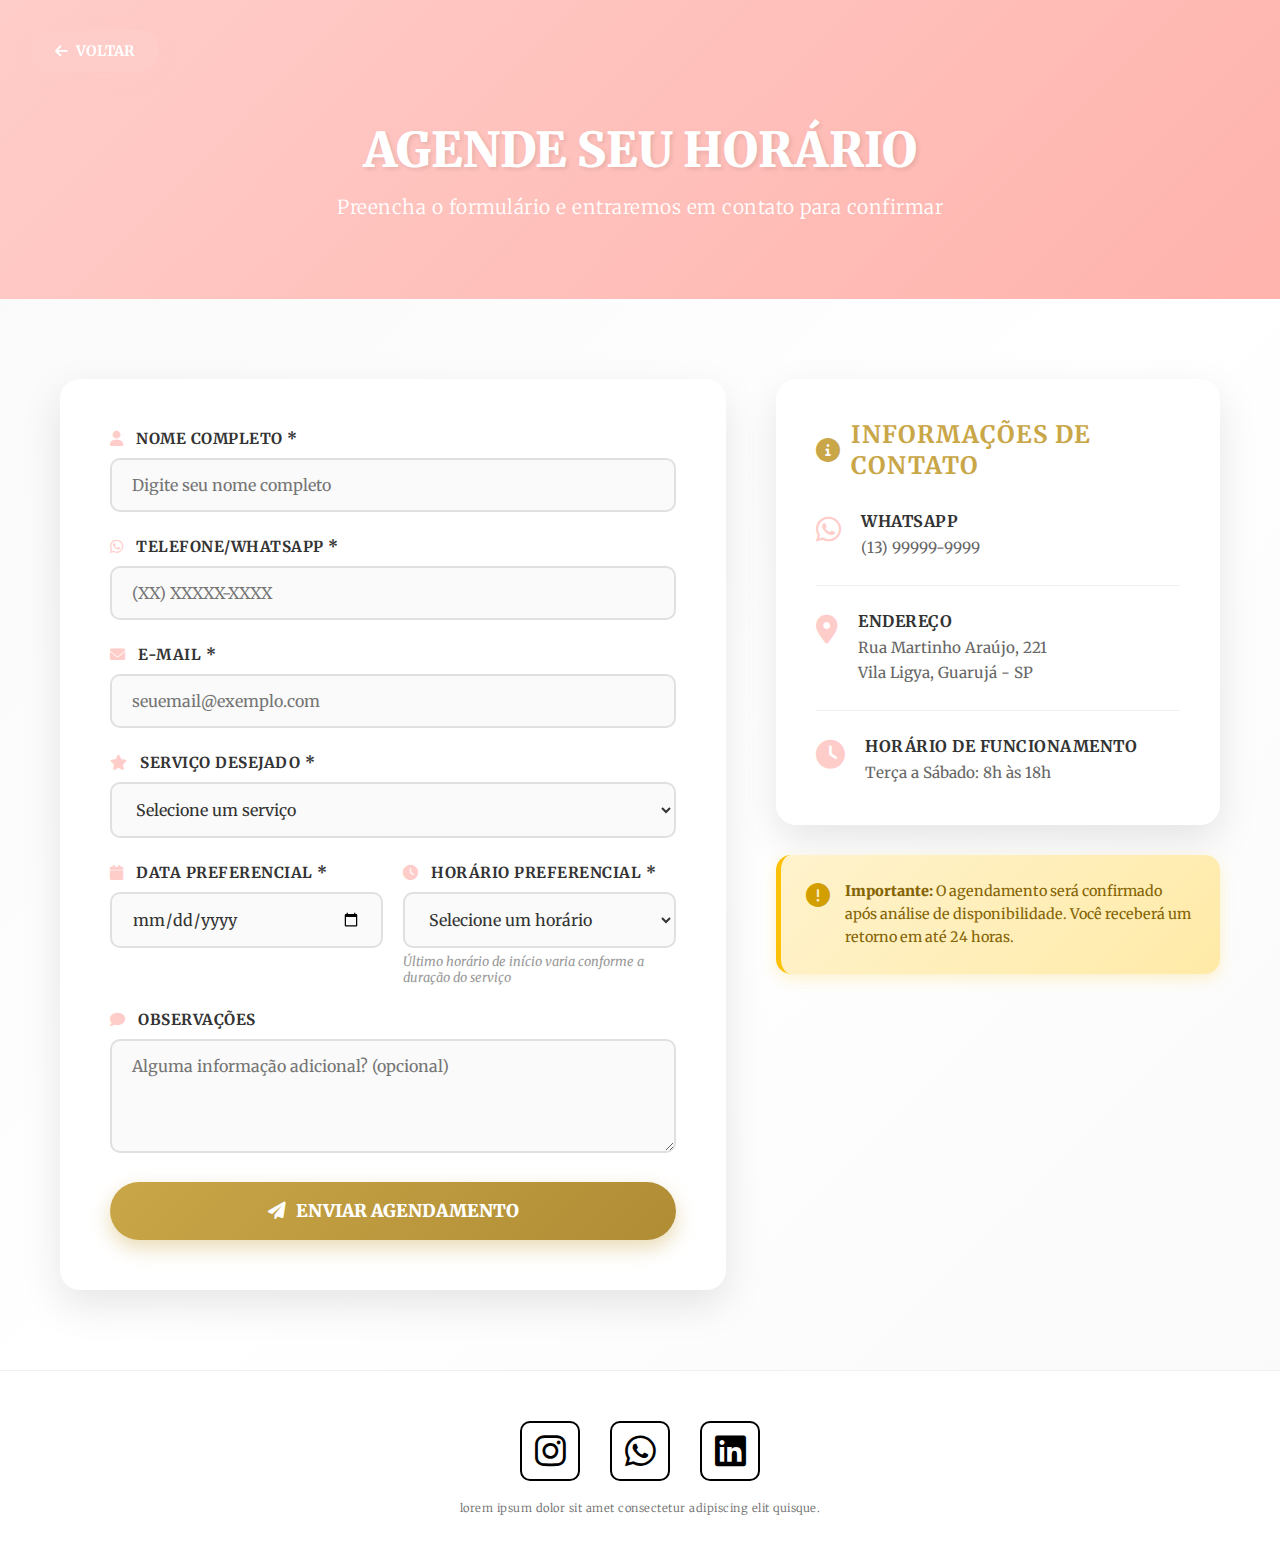
<file: agendamento.html>
<!DOCTYPE html>
<html lang="pt-br">
<head>
    <meta charset="UTF-8">
    <meta name="viewport" content="width=device-width, initial-scale=1.0">
    <title>Agendamento - Luany Lashes</title>
    
    <link rel="stylesheet" href="lash.css">
    <link rel="stylesheet" href="agendamento.css">
    <link rel="stylesheet" href="https://cdnjs.cloudflare.com/ajax/libs/font-awesome/6.0.0/css/all.min.css">
    
    <link rel="preconnect" href="https://fonts.googleapis.com">
    <link rel="preconnect" href="https://fonts.gstatic.com" crossorigin>
    <link href="https://fonts.googleapis.com/css2?family=Merriweather:ital,wght@0,300;0,700;0,900;1,300&display=swap" rel="stylesheet">
</head>

<body>
    <!-- Botão Voltar -->
    <a href="index.html" class="back-button">
        <i class="fas fa-arrow-left"></i> Voltar
    </a>

    <!-- Hero Section -->
    <section class="hero-agendamento">
        <div class="container">
            <h1>Agende seu Horário</h1>
            <p class="hero-subtitle">Preencha o formulário e entraremos em contato para confirmar</p>
        </div>
    </section>

    <!-- Formulário de Agendamento -->
    <section class="form-section">
        <div class="container">
            <div class="form-wrapper">
                <!-- Formulário -->
                <div class="form-container">
                    <form id="agendamentoForm">
                        <div class="form-group">
                            <label for="nome">
                                <i class="fas fa-user"></i> Nome Completo *
                            </label>
                            <input 
                                type="text" 
                                id="nome" 
                                name="nome" 
                                placeholder="Digite seu nome completo"
                                required
                            >
                        </div>

                        <div class="form-group">
                            <label for="telefone">
                                <i class="fab fa-whatsapp"></i> Telefone/WhatsApp *
                            </label>
                            <input 
                                type="tel" 
                                id="telefone" 
                                name="telefone" 
                                placeholder="(XX) XXXXX-XXXX"
                                required
                            >
                        </div>

                        <div class="form-group">
                            <label for="email">
                                <i class="fas fa-envelope"></i> E-mail *
                            </label>
                            <input 
                                type="email" 
                                id="email" 
                                name="email" 
                                placeholder="seuemail@exemplo.com"
                                required
                            >
                        </div>

                        <div class="form-group">
                            <label for="servico">
                                <i class="fas fa-star"></i> Serviço Desejado *
                            </label>
                            <select id="servico" name="servico" required>
                                <option value="">Selecione um serviço</option>
                                <option value="classico" data-duracao="2h">Cílios Clássicos - 2h</option>
                                <option value="brasileiro" data-duracao="2h30">Volume Brasileiro - 2h30</option>
                                <option value="hibrido" data-duracao="2h30">Híbrido - 2h30</option>
                            </select>
                        </div>

                        <div class="form-row">
                            <div class="form-group">
                                <label for="data">
                                    <i class="fas fa-calendar"></i> Data Preferencial *
                                </label>
                                <input 
                                    type="date" 
                                    id="data" 
                                    name="data" 
                                    required
                                >
                            </div>

                            <div class="form-group">
                                <label for="horario">
                                    <i class="fas fa-clock"></i> Horário Preferencial *
                                </label>
                                <select id="horario" name="horario" required>
                                    <option value="">Selecione um horário</option>
                                    <option value="08:00">08:00</option>
                                    <option value="08:30">08:30</option>
                                    <option value="09:00">09:00</option>
                                    <option value="09:30">09:30</option>
                                    <option value="10:00">10:00</option>
                                    <option value="10:30">10:30</option>
                                    <option value="11:00">11:00</option>
                                    <option value="11:30">11:30</option>
                                    <option value="12:00">12:00</option>
                                    <option value="12:30">12:30</option>
                                    <option value="13:00">13:00</option>
                                    <option value="13:30">13:30</option>
                                    <option value="14:00">14:00</option>
                                    <option value="14:30">14:30</option>
                                    <option value="15:00">15:00</option>
                                    <option value="15:30">15:30</option>
                                    <option value="16:00">16:00</option>
                                </select>
                                <small class="form-hint">Último horário de início varia conforme a duração do serviço</small>
                            </div>
                        </div>

                        <div class="form-group">
                            <label for="observacoes">
                                <i class="fas fa-comment"></i> Observações
                            </label>
                            <textarea 
                                id="observacoes" 
                                name="observacoes" 
                                rows="4"
                                placeholder="Alguma informação adicional? (opcional)"
                            ></textarea>
                        </div>

                        <button type="submit" class="btn-submit">
                            <i class="fas fa-paper-plane"></i> Enviar Agendamento
                        </button>
                    </form>
                </div>

                <!-- Informações de Contato -->
                <div class="info-container">
                    <div class="info-card">
                        <h3><i class="fas fa-info-circle"></i> Informações de Contato</h3>
                        
                        <div class="info-item">
                            <i class="fab fa-whatsapp"></i>
                            <div>
                                <strong>WhatsApp</strong>
                                <p>(13) 99999-9999</p>
                            </div>
                        </div>

                        <div class="info-item">
                            <i class="fas fa-map-marker-alt"></i>
                            <div>
                                <strong>Endereço</strong>
                                <p>Rua Martinho Araújo, 221<br>Vila Ligya, Guarujá - SP</p>
                            </div>
                        </div>

                        <div class="info-item">
                            <i class="fas fa-clock"></i>
                            <div>
                                <strong>Horário de Funcionamento</strong>
                                <p>Terça a Sábado: 8h às 18h</p>
                            </div>
                        </div>
                    </div>

                    <div class="info-alert">
                        <i class="fas fa-exclamation-circle"></i>
                        <p><strong>Importante:</strong> O agendamento será confirmado após análise de disponibilidade. Você receberá um retorno em até 24 horas.</p>
                    </div>
                </div>
            </div>
        </div>
    </section>

    <!-- Footer -->
    <footer class="social-footer">
        <div class="container">
            <div class="social-icons">
                <a href="https://www.instagram.com/luanylashdesigner/" target="_blank" rel="noopener noreferrer"><i class="fab fa-instagram"></i></a>
                <a href="#"><i class="fab fa-whatsapp"></i></a>
                <a href="#"><i class="fab fa-linkedin"></i></a>
            </div>
            <p class="copyright">Lorem ipsum dolor sit amet consectetur adipiscing elit quisque.</p>
        </div>
    </footer>

    <script src="agendamento.js"></script>
</body>
</html>
</file>
<file: lash.css>
/* --- Variáveis de Cores --- */
:root {
    --cor-primaria: #FFCDC9;
    --cor-secundaria: #C9A647;
    --cor-texto: #333333;
    --cor-fundo: #FFFFFF;
}

* {
    margin: 0;
    padding: 0;
    box-sizing: border-box;
}

body {
    font-family: 'Merriweather', serif;
    background-color: var(--cor-fundo);
    color: var(--cor-texto);
    overflow-x: hidden;
}

/* --- CONTAINER --- */
.container {
    width: 100%;
    max-width: 1200px;
    margin: 0 auto;
    padding: 0 20px;
}

/* --- MENU MOBILE --- */
.mobile-menu-overlay {
    position: fixed;
    top: 0;
    right: -100%;
    width: 80%;
    max-width: 400px;
    height: 100vh;
    background-color: var(--cor-primaria);
    z-index: 9999;
    display: flex;
    flex-direction: column;
    align-items: center;
    justify-content: center;
    transition: right 0.4s ease-in-out;
    box-shadow: -5px 0 15px rgba(0,0,0,0.2);
}

.mobile-menu-overlay.active {
    right: 0;
}

.close-icon {
    position: absolute;
    top: 30px;
    right: 30px;
    font-size: 2.5rem;
    color: #fff;
    cursor: pointer;
    transition: transform 0.3s;
}

.close-icon:hover {
    transform: rotate(90deg);
}

.mobile-nav {
    display: flex;
    flex-direction: column;
    gap: 30px;
    text-align: center;
    padding: 20px;
}

.menu-link {
    font-family: 'Merriweather', serif;
    font-size: 1.5rem;
    color: #fff;
    text-decoration: none;
    text-transform: uppercase;
    font-weight: 700;
    letter-spacing: 1px;
    transition: all 0.3s;
}

.menu-link:hover {
    color: var(--cor-secundaria);
    transform: scale(1.1);
}

/* --- HEADER --- */
header {
    background-color: var(--cor-primaria);
    border-bottom-right-radius: 50% 100px;
    padding: 40px 0 100px 0;
    position: relative;
    width: 100%;
    min-height: 500px;
    overflow: hidden;
}

.header-logo-shape {
    position: absolute;
    top: 0;
    right: 0;
    width: 48%;
    height: 90%;
    background-color: #fff;
    border-bottom-left-radius: 150px;
    overflow: hidden;
    display: flex;
    align-items: center;
    justify-content: center;
    z-index: 1;
    box-shadow: -10px 10px 30px rgba(0,0,0,0.05);
    padding-left: 40px;
    padding-bottom: 20px;
}

.header-logo-shape img {
    max-width: 90%;
    max-height: 85%;
    width: auto;
    height: auto;
    object-fit: contain;
}

.menu-icon {
    color: #fff;
    font-size: 1.8rem;
    margin-bottom: 40px;
    cursor: pointer;
    position: relative;
    z-index: 100;
    transition: transform 0.3s;
}

.menu-icon:hover {
    transform: scale(1.1);
}

.header-container {
    position: relative;
    z-index: 5;
}

.hero-content {
    display: flex;
    align-items: center;
    height: 100%;
}

.hero-text {
    color: #fff;
    width: 50%;
    padding-right: 20px;
    margin-top: 40px;
}

.hero-text h1 {
    font-size: 2.5rem;
    font-weight: 900;
    text-transform: uppercase;
    margin-bottom: 20px;
    line-height: 1.2;
    text-shadow: 2px 2px 4px rgba(0,0,0,0.1);
}

.hero-text p {
    font-size: 1rem;
    margin-bottom: 30px;
    line-height: 1.6;
    font-weight: 300;
}

.btn-hero {
    background-color: transparent;
    border: 2px solid #fff;
    color: #fff;
    padding: 10px 30px;
    border-radius: 30px;
    font-family: 'Merriweather', serif;
    font-weight: 700;
    cursor: pointer;
    text-transform: uppercase;
    transition: all 0.3s;
    text-decoration: none;
    display: inline-block;
}

.btn-hero:hover {
    background-color: #fff;
    color: var(--cor-primaria);
}

/* --- SEÇÃO SERVIÇOS --- */
section.services {
    padding: 80px 0;
    text-align: center;
}

h2 {
    font-size: 2rem;
    font-weight: 900;
    text-transform: uppercase;
    margin-bottom: 10px;
    letter-spacing: 1px;
    color: var(--cor-texto);
}

.section-subtitle {
    font-size: 1rem;
    color: #666;
    margin-bottom: 50px;
    max-width: 600px;
    margin-left: auto;
    margin-right: auto;
    padding: 0 15px;
}

.carousel-wrapper {
    position: relative;
    width: 100%;
    max-width: 1200px;
    margin: 0 auto;
    padding: 0 60px;
}

.carousel-track {
    display: flex;
    gap: 20px;
    overflow-x: hidden;
    scroll-behavior: smooth;
    padding: 10px 5px;
}

.carousel-arrow {
    position: absolute;
    top: 50%;
    width: 40px;
    height: 40px;
    cursor: pointer;
    opacity: 0.6;
    transition: all 0.3s;
    z-index: 20;
    filter: invert(100%);
}

.arrow-prev {
    left: 10px;
    transform: translateY(-50%) rotate(180deg);
}

.arrow-next {
    right: 10px;
    transform: translateY(-50%);
}

.carousel-arrow:hover {
    opacity: 1;
}

.arrow-next:hover {
    transform: translateY(-50%) scale(1.2);
}

.arrow-prev:hover {
    transform: translateY(-50%) scale(1.2) rotate(180deg);
}

.card {
    width: 300px;
    min-width: 300px;
    margin-right: 20px;
    transition: transform 0.3s ease;
}

.card:hover {
    transform: scale(1.05);
}

.card img {
    width: 100%;
    height: 400px;
    object-fit: cover;
    border-radius: 20px;
    box-shadow: 0 10px 20px rgba(0,0,0,0.1);
    margin-bottom: 20px;
    user-select: none;
    pointer-events: none;
    transition: all 0.3s ease;
}

.card:hover img {
    box-shadow: 0 20px 40px rgba(0,0,0,0.2);
    transform: translateY(-5px);
}

.card span {
    font-size: 1rem;
    text-transform: uppercase;
    color: #555;
    font-weight: 900;
    letter-spacing: 1px;
    transition: color 0.3s ease;
}

.card:hover span {
    color: var(--cor-secundaria);
}

/* --- SEÇÃO AGENDAMENTO --- */
.booking-section {
    padding: 80px 0;
    background-color: #fafafa;
}

.booking-container {
    display: flex;
    align-items: center;
    justify-content: space-between;
    gap: 60px;
}

.booking-text {
    width: 45%;
    text-align: left;
}

.gold-title {
    color: var(--cor-secundaria);
    margin-bottom: 30px;
}

.booking-text p {
    font-size: 1.1rem;
    color: #555;
    margin-bottom: 40px;
    line-height: 1.8;
}

.btn-agenda {
    background-color: var(--cor-secundaria);
    color: #fff;
    border: none;
    padding: 15px 40px;
    border-radius: 30px;
    font-weight: 900;
    text-transform: uppercase;
    font-size: 1rem;
    font-family: 'Merriweather', serif;
    cursor: pointer;
    box-shadow: 0 5px 15px rgba(201, 166, 71, 0.4);
    transition: all 0.3s;
}

.btn-agenda:hover {
    background-color: #b08d35;
    transform: scale(1.05);
}

.booking-image {
    width: 45%;
    position: relative;
    display: flex;
    justify-content: center;
}

.booking-image img {
    width: 100%;
    max-width: 400px;
    border-radius: 10px;
    position: relative;
    z-index: 2;
    box-shadow: 0 15px 30px rgba(0,0,0,0.15);
}

.bg-square {
    position: absolute;
    width: 380px;
    height: 380px;
    background-color: var(--cor-primaria);
    bottom: -40px;
    right: -10px;
    z-index: 1;
    opacity: 0.6;
    border-radius: 10px;
}

/* --- SEÇÃO LOCALIZAÇÃO --- */
.location-section {
    background-color: var(--cor-primaria);
    color: #fff;
    padding: 60px 0;
    width: 100%;
    display: flex;
    flex-direction: column;
    align-items: center;
    justify-content: center;
    text-align: center;
}

.map-icon {
    background: rgba(255, 255, 255, 0.5);
    padding: 10px;
    border-radius: 20px;
    margin-bottom: 20px;
    display: inline-block;
}

.map-icon img {
    width: 150px;
    height: 100px;
    object-fit: cover;
    border-radius: 10px;
    display: block;
}

.address-text {
    display: flex;
    flex-direction: column;
    align-items: center;
    gap: 10px;
    font-size: 0.9rem;
    font-weight: 700;
    text-transform: uppercase;
    letter-spacing: 1px;
}

.address-text i {
    font-size: 1.5rem;
    margin-bottom: 5px;
}

/* --- FOOTER SOCIAL --- */
.social-footer {
    background-color: #fff;
    padding: 50px 0;
    text-align: center;
    width: 100%;
    border-top: 1px solid #f0f0f0;
}

.social-icons {
    display: flex;
    justify-content: center;
    gap: 30px;
    margin-bottom: 20px;
    flex-wrap: wrap;
}

.social-icons a {
    text-decoration: none;
}

.social-icons i {
    font-size: 2.2rem;
    color: #000;
    transition: all 0.3s;
    border: 2px solid #000;
    border-radius: 10px;
    padding: 10px;
    width: 60px;
    height: 60px;
    display: flex;
    align-items: center;
    justify-content: center;
}

.social-icons i:hover {
    background-color: #000;
    color: #fff;
    transform: translateY(-5px);
}

.copyright {
    font-size: 0.7rem;
    color: #666;
    text-transform: lowercase;
    letter-spacing: 0.5px;
    font-weight: 300;
    padding: 0 20px;
}

/* ========================================
   RESPONSIVIDADE MOBILE OTIMIZADA
   ======================================== */

/* --- Tablets --- */
@media (max-width: 968px) {
    .booking-container {
        gap: 40px;
    }
    
    .carousel-wrapper {
        padding: 0 50px;
    }
}

/* --- Mobile --- */
@media (max-width: 768px) {
    /* Header ajustado */
    header {
        height: auto;
        min-height: auto;
        padding: 20px 0 40px 0;
        border-bottom-right-radius: 0 0 80px 0;
    }

    .header-logo-shape {
        position: relative;
        width: 100%;
        height: 200px;
        border-bottom-left-radius: 0;
        border-bottom-right-radius: 50px;
        margin-bottom: 30px;
        top: auto;
        right: auto;
        padding: 20px;
    }

    .header-logo-shape img {
        max-width: 150px;
        max-height: 150px;
    }

    .menu-icon {
        position: absolute;
        top: 20px;
        left: 20px;
        color: var(--cor-primaria);
        font-size: 1.5rem;
        margin-bottom: 0;
    }

    .hero-content {
        flex-direction: column;
        text-align: center;
    }

    .hero-text {
        width: 100%;
        text-align: center;
        padding-right: 0;
        margin-top: 0;
        padding: 0 20px;
    }

    .hero-text h1 {
        font-size: 1.8rem;
        margin-bottom: 15px;
    }

    .hero-text p {
        font-size: 0.95rem;
        margin-bottom: 25px;
    }

    .btn-hero {
        padding: 12px 35px;
        font-size: 0.9rem;
    }

    /* Serviços mobile */
    section.services {
        padding: 50px 0;
    }

    h2 {
        font-size: 1.6rem;
        padding: 0 20px;
    }

    .section-subtitle {
        font-size: 0.9rem;
        margin-bottom: 30px;
    }

    .carousel-wrapper {
        padding: 0 15px;
    }

    .carousel-track {
        overflow-x: auto;
        scroll-snap-type: x mandatory;
        -webkit-overflow-scrolling: touch;
        gap: 15px;
        padding: 10px 0;
    }

    .card {
        width: 250px;
        min-width: 250px;
        scroll-snap-align: center;
        margin-right: 0;
    }

    .card img {
        height: 320px;
        border-radius: 15px;
    }

    .card span {
        font-size: 0.9rem;
    }

    .carousel-arrow {
        display: none; /* Ocultar setas no mobile, usar scroll touch */
    }

    /* Agendamento mobile */
    .booking-section {
        padding: 50px 0;
    }

    .booking-container {
        flex-direction: column;
        gap: 40px;
    }

    .booking-text,
    .booking-image {
        width: 100%;
        text-align: center;
    }

    .gold-title {
        font-size: 1.8rem;
    }

    .booking-text p {
        font-size: 1rem;
        margin-bottom: 30px;
    }

    .btn-agenda {
        width: 100%;
        max-width: 300px;
        padding: 14px 30px;
        font-size: 0.9rem;
    }

    .booking-image img {
        max-width: 100%;
    }

    .bg-square {
        width: 280px;
        height: 280px;
        right: 50%;
        transform: translateX(50%);
        bottom: -30px;
    }

    /* Localização mobile */
    .location-section {
        padding: 40px 20px;
    }

    .map-icon img {
        width: 120px;
        height: 80px;
    }

    .address-text {
        font-size: 0.85rem;
    }

    .address-text i {
        font-size: 1.3rem;
    }

    /* Footer mobile */
    .social-footer {
        padding: 40px 20px;
    }

    .social-icons {
        gap: 20px;
    }

    .social-icons i {
        font-size: 1.8rem;
        width: 50px;
        height: 50px;
    }

    .copyright {
        font-size: 0.65rem;
    }

    /* Menu mobile ajustado */
    .mobile-menu-overlay {
        width: 85%;
    }

    .close-icon {
        top: 20px;
        right: 20px;
        font-size: 2rem;
    }

    .mobile-nav {
        gap: 25px;
    }

    .menu-link {
        font-size: 1.2rem;
    }
}

/* --- Mobile pequeno (iPhone SE, etc) --- */
@media (max-width: 375px) {
    .hero-text h1 {
        font-size: 1.5rem;
    }

    .hero-text p {
        font-size: 0.85rem;
    }

    h2 {
        font-size: 1.4rem;
    }

    .card {
        width: 220px;
        min-width: 220px;
    }

    .card img {
        height: 280px;
    }

    .btn-agenda,
    .btn-hero {
        padding: 12px 25px;
        font-size: 0.85rem;
    }

    .bg-square {
        width: 240px;
        height: 240px;
    }
}
</file>
<file: agendamento.css>
/* --- PÁGINA DE AGENDAMENTO --- */

/* --- BOTÃO VOLTAR --- */
.back-button {
    position: fixed;
    top: 30px;
    left: 30px;
    background-color: var(--cor-primaria);
    color: #fff;
    padding: 12px 25px;
    border-radius: 30px;
    text-decoration: none;
    font-weight: 700;
    font-size: 0.9rem;
    text-transform: uppercase;
    box-shadow: 0 5px 15px rgba(255, 205, 201, 0.4);
    transition: all 0.3s;
    z-index: 1000;
    display: flex;
    align-items: center;
    gap: 8px;
}

.back-button:hover {
    background-color: var(--cor-secundaria);
    transform: translateX(-5px);
}

/* --- HERO AGENDAMENTO --- */
.hero-agendamento {
    background: linear-gradient(135deg, var(--cor-primaria) 0%, #ffb3ad 100%);
    padding: 120px 0 80px 0;
    text-align: center;
    color: #fff;
}

.hero-agendamento h1 {
    font-size: 3rem;
    font-weight: 900;
    text-transform: uppercase;
    margin-bottom: 15px;
    text-shadow: 2px 2px 4px rgba(0,0,0,0.1);
}

.hero-subtitle {
    font-size: 1.2rem;
    font-weight: 300;
    letter-spacing: 0.5px;
}

/* --- SEÇÃO DO FORMULÁRIO --- */
.form-section {
    padding: 80px 0;
    background: linear-gradient(135deg, #fafafa 0%, #fff 50%, #fafafa 100%);
}

.form-wrapper {
    display: grid;
    grid-template-columns: 1.5fr 1fr;
    gap: 50px;
    align-items: start;
}

/* --- CONTAINER DO FORMULÁRIO --- */
.form-container {
    background: #fff;
    padding: 50px;
    border-radius: 20px;
    box-shadow: 0 15px 40px rgba(0,0,0,0.1);
}

.form-group {
    margin-bottom: 25px;
}

.form-group label {
    display: block;
    font-weight: 700;
    font-size: 0.95rem;
    color: var(--cor-texto);
    margin-bottom: 10px;
    text-transform: uppercase;
    letter-spacing: 0.5px;
}

.form-group label i {
    color: var(--cor-primaria);
    margin-right: 8px;
}

.form-group input,
.form-group select,
.form-group textarea {
    width: 100%;
    padding: 15px 20px;
    border: 2px solid #e0e0e0;
    border-radius: 10px;
    font-family: 'Merriweather', serif;
    font-size: 1rem;
    color: var(--cor-texto);
    transition: all 0.3s;
    background-color: #fafafa;
}

.form-group input:focus,
.form-group select:focus,
.form-group textarea:focus {
    outline: none;
    border-color: var(--cor-primaria);
    background-color: #fff;
    box-shadow: 0 0 0 4px rgba(255, 205, 201, 0.1);
}

.form-group textarea {
    resize: vertical;
    min-height: 100px;
}

.form-hint {
    display: block;
    font-size: 0.8rem;
    color: #999;
    margin-top: 5px;
    font-style: italic;
}

/* --- LINHA DE FORMULÁRIO (2 COLUNAS) --- */
.form-row {
    display: grid;
    grid-template-columns: 1fr 1fr;
    gap: 20px;
}

/* --- BOTÃO SUBMIT --- */
.btn-submit {
    width: 100%;
    background: linear-gradient(135deg, var(--cor-secundaria) 0%, #b08d35 100%);
    color: #fff;
    border: none;
    padding: 18px 40px;
    border-radius: 35px;
    font-weight: 900;
    text-transform: uppercase;
    font-size: 1.1rem;
    font-family: 'Merriweather', serif;
    cursor: pointer;
    box-shadow: 0 8px 20px rgba(201, 166, 71, 0.4);
    transition: all 0.3s;
    margin-top: 20px;
    display: flex;
    align-items: center;
    justify-content: center;
    gap: 10px;
}

.btn-submit:hover {
    transform: translateY(-3px);
    box-shadow: 0 12px 30px rgba(201, 166, 71, 0.5);
}

.btn-submit:active {
    transform: translateY(-1px);
}

/* --- CONTAINER DE INFORMAÇÕES --- */
.info-container {
    display: flex;
    flex-direction: column;
    gap: 30px;
}

.info-card {
    background: #fff;
    padding: 40px;
    border-radius: 20px;
    box-shadow: 0 15px 40px rgba(0,0,0,0.1);
}

.info-card h3 {
    font-size: 1.5rem;
    color: var(--cor-secundaria);
    margin-bottom: 30px;
    text-transform: uppercase;
    letter-spacing: 1px;
    display: flex;
    align-items: center;
    gap: 10px;
}

.info-item {
    display: flex;
    align-items: start;
    gap: 20px;
    margin-bottom: 25px;
    padding-bottom: 25px;
    border-bottom: 1px solid #f0f0f0;
}

.info-item:last-child {
    margin-bottom: 0;
    padding-bottom: 0;
    border-bottom: none;
}

.info-item i {
    font-size: 1.8rem;
    color: var(--cor-primaria);
    margin-top: 5px;
    flex-shrink: 0;
}

.info-item strong {
    display: block;
    font-size: 1rem;
    color: var(--cor-texto);
    margin-bottom: 5px;
    text-transform: uppercase;
    letter-spacing: 0.5px;
}

.info-item p {
    font-size: 0.95rem;
    color: #666;
    line-height: 1.6;
}

/* --- ALERTA INFORMATIVO --- */
.info-alert {
    background: linear-gradient(135deg, #fff3cd 0%, #ffeaa7 100%);
    padding: 25px;
    border-radius: 15px;
    border-left: 5px solid #ffc107;
    display: flex;
    align-items: start;
    gap: 15px;
    box-shadow: 0 5px 15px rgba(255, 193, 7, 0.2);
}

.info-alert i {
    font-size: 1.5rem;
    color: #d39e00;
    margin-top: 3px;
    flex-shrink: 0;
}

.info-alert p {
    font-size: 0.9rem;
    color: #856404;
    line-height: 1.6;
}

.info-alert strong {
    font-weight: 900;
}

/* ========================================
   RESPONSIVIDADE MOBILE OTIMIZADA
   ======================================== */

/* --- Tablets --- */
@media (max-width: 968px) {
    .form-wrapper {
        grid-template-columns: 1fr;
        gap: 40px;
    }
    
    .info-container {
        gap: 25px;
    }
}

/* --- Mobile --- */
@media (max-width: 768px) {
    /* Botão voltar mobile */
    .back-button {
        top: 15px;
        left: 15px;
        padding: 10px 20px;
        font-size: 0.8rem;
        gap: 6px;
    }

    /* Hero mobile */
    .hero-agendamento {
        padding: 90px 20px 50px 20px;
    }

    .hero-agendamento h1 {
        font-size: 2rem;
        margin-bottom: 10px;
    }

    .hero-subtitle {
        font-size: 1rem;
        padding: 0 10px;
    }

    /* Formulário mobile */
    .form-section {
        padding: 40px 0;
    }

    .form-wrapper {
        gap: 30px;
    }

    .form-container {
        padding: 30px 20px;
        border-radius: 15px;
    }

    .form-group {
        margin-bottom: 20px;
    }

    .form-group label {
        font-size: 0.85rem;
        margin-bottom: 8px;
    }

    .form-group label i {
        margin-right: 6px;
    }

    .form-group input,
    .form-group select,
    .form-group textarea {
        padding: 12px 15px;
        font-size: 0.95rem;
        border-radius: 8px;
    }

    .form-group textarea {
        min-height: 80px;
    }

    .form-hint {
        font-size: 0.75rem;
        margin-top: 4px;
    }

    /* Linha de formulário mobile */
    .form-row {
        grid-template-columns: 1fr;
        gap: 20px;
    }

    /* Botão submit mobile */
    .btn-submit {
        padding: 15px 30px;
        font-size: 1rem;
        border-radius: 30px;
        margin-top: 15px;
        gap: 8px;
    }

    /* Info cards mobile */
    .info-card {
        padding: 25px 20px;
        border-radius: 15px;
    }

    .info-card h3 {
        font-size: 1.2rem;
        margin-bottom: 20px;
        flex-wrap: wrap;
        gap: 8px;
    }

    .info-item {
        gap: 15px;
        margin-bottom: 20px;
        padding-bottom: 20px;
    }

    .info-item i {
        font-size: 1.5rem;
    }

    .info-item strong {
        font-size: 0.9rem;
    }

    .info-item p {
        font-size: 0.85rem;
    }

    /* Alerta mobile */
    .info-alert {
        padding: 20px;
        border-radius: 12px;
        gap: 12px;
        border-left-width: 4px;
    }

    .info-alert i {
        font-size: 1.3rem;
    }

    .info-alert p {
        font-size: 0.85rem;
    }
}

/* --- Mobile pequeno --- */
@media (max-width: 375px) {
    .hero-agendamento {
        padding: 80px 15px 40px 15px;
    }

    .hero-agendamento h1 {
        font-size: 1.7rem;
    }

    .hero-subtitle {
        font-size: 0.9rem;
    }

    .form-container {
        padding: 25px 15px;
    }

    .form-group label {
        font-size: 0.8rem;
    }

    .form-group input,
    .form-group select,
    .form-group textarea {
        padding: 10px 12px;
        font-size: 0.9rem;
    }

    .btn-submit {
        padding: 14px 25px;
        font-size: 0.95rem;
    }

    .info-card {
        padding: 20px 15px;
    }

    .info-card h3 {
        font-size: 1.1rem;
    }

    .info-alert {
        padding: 15px;
    }
}

/* --- Landscape mobile --- */
@media (max-width: 768px) and (orientation: landscape) {
    .hero-agendamento {
        padding: 80px 20px 40px 20px;
    }

    .hero-agendamento h1 {
        font-size: 1.8rem;
    }

    .form-section {
        padding: 30px 0;
    }
}
</file>
